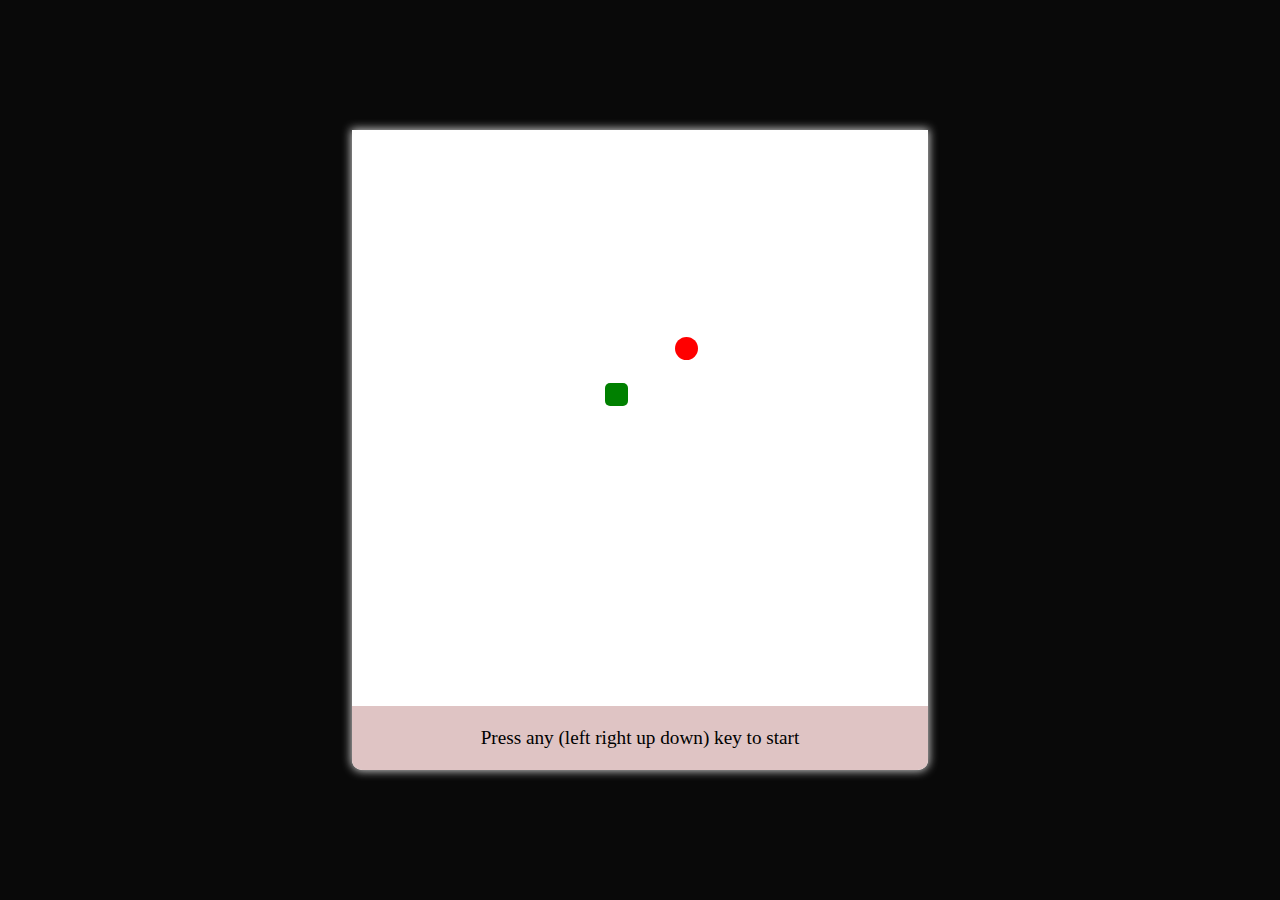
<file: snake_game/index.html>
<!DOCTYPE html>
<html lang="en">
<head>
    <meta charset="UTF-8">
    <meta name="viewport" content="width=device-width, initial-scale=1.0">
    <title>SnakeGame</title>
    <link rel="stylesheet" href="./style.css">
</head>
<body>
    <div class="container">
        <div class="game-container">
        </div>
        <div class="score-container">Press any (left right up down) key to start</div>
    </div>
    <script src="./script.js"></script>
</body>
</html>
</file>
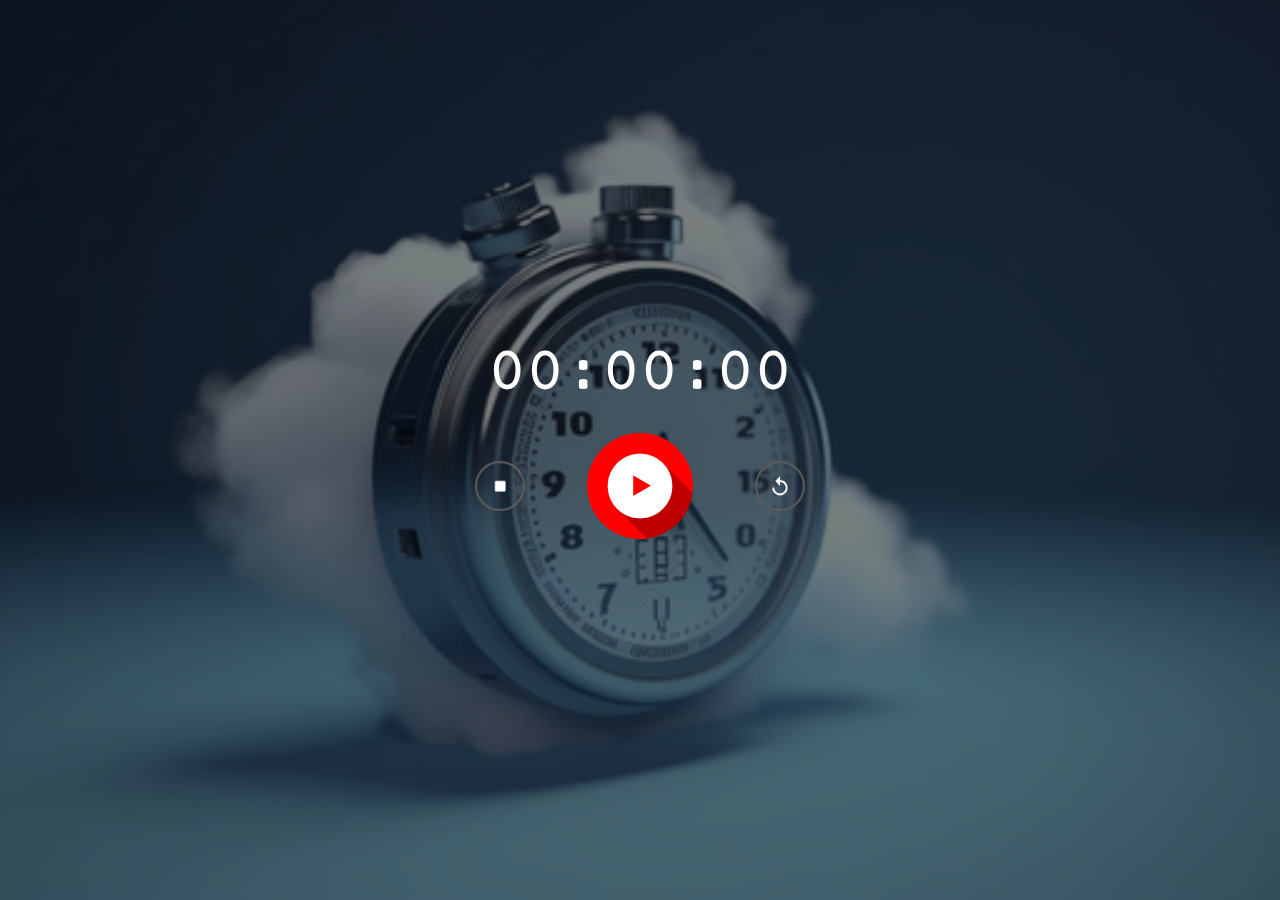
<file: stopwatch/index.html>
<!DOCTYPE html>
<html lang="en">
<head>
    <meta charset="UTF-8">
    <meta name="viewport" content="width=device-width, initial-scale=1.0">
    <title>StopWatch Using Javascript</title>
    <link rel="stylesheet" href="style.css">
</head>
<body>
    <div class="stopwatch">
        <!-- <H1 class="title">STOP WATCH</H1> -->
        <div class="stopwatch">
            <h1 id="displayTime">00:00:00</h1>
            <div class="buttons">
                <img id="stop" onclick="watchStop()" src="images/stop.png" alt="not found">
                <img id="start" onclick="watchStart()" src="images/play.png" alt="not found">
                <img id="reset" onclick="watchReset()" src="images/reset.png" alt="not found">
            </div>
        </div>
    </div>
    <script src="script.js"></script>
  </body>
</html>
</file>
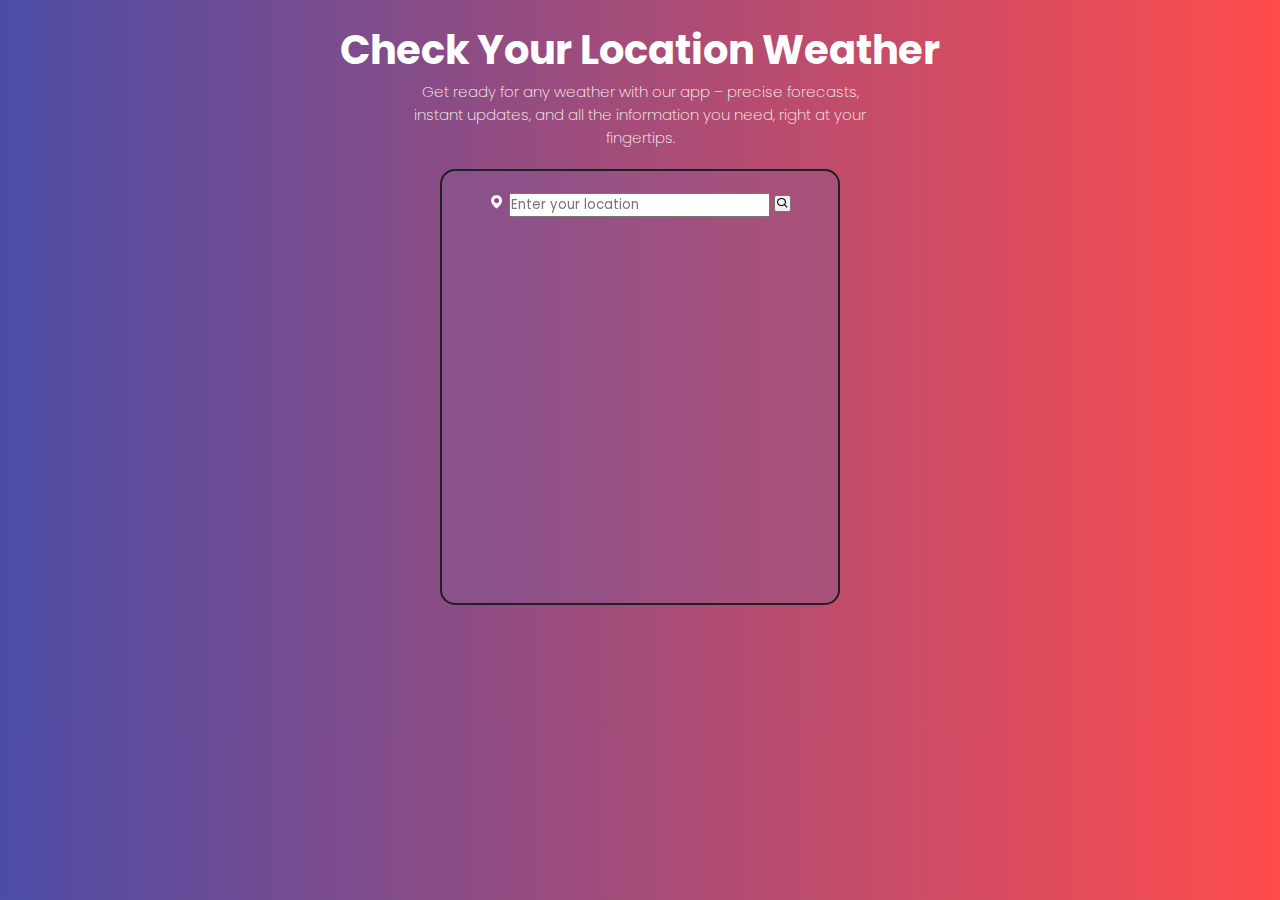
<file: weather_app/index.html>
<!DOCTYPE html>
<html lang="en">
  <head>
    <meta charset="UTF-8" />
    <meta name="viewport" content="width=device-width, initial-scale=1.0" />
    <title>Weather App</title>
    <link rel="stylesheet" href="style.css" />
    <link
      href="https://unpkg.com/boxicons@2.1.4/css/boxicons.min.css"
      rel="stylesheet"
    />
  </head>
  <body>
    <h1 class="title">Check Your Location Weather</h1>
    <h1 class="title-desc">
      Get ready for any weather with our app – precise forecasts, instant
      updates, and all the information you need, right at your fingertips.
    </h1>

    <div class="container">
      <div class="search-box">
        <i class="bx bxs-map"></i>
        <input type="text" id="city-input" placeholder="Enter your location" />
        <button class="bx bx-search" id="search-button"></button>
      </div>

      <!-- Hidden city name for displaying the current search -->
      <p class="city-hide" id="city-hide">city-hide</p>

      <!-- Weather Box -->
      <div class="weather-box">
        <div class="box">
          <div class="info-weather">
            <div class="weather">
              <img src="images/cloud.png" alt="not found" />
              <p class="temperature">0 <span>°C</span></p>
              <p class="description">Broken cloud</p>
            </div>
          </div>
        </div>
      </div>

      <!-- Weather Details -->
      <div class="weather-details">
        <div class="humidity">
          <i class="bx bx-water"></i>
          <div class="text">
            <div class="info-humidity">
              <span>0%</span>
              <p>Humidity</p>
            </div>
          </div>
        </div>

        <div class="wind">
          <i class="bx bx-wind"></i>
          <div class="text">
            <div class="info-wind">
              <span>0km/h</span>
              <p>Wind Speed</p>
            </div>
          </div>
        </div>
      </div>

      <!-- Not Found Message -->
      <div class="not-found">
        <div class="box">
          <img src="images/404.png" alt="not-found" />
          <p>Oops! Location not found!</p>
        </div>
      </div>

      <!-- Loading Message -->
      <div class="loading">
        <p>Loading...</p>
      </div>
    </div>

    <script src="script.js"></script>
  </body>
</html>
</file>
<file: snake_game/style.css>
*{
    margin: 0;
    padding: 0;
    box-sizing: 0;
}

body{
    height: 100vh;
    width: 100vw;
    background-color: rgb(9, 9, 9);
    display: flex;
    align-items: center;
    justify-content: center;
}

.container{
    height: 40rem;
    width: 36rem;
    background-color: white;
    box-shadow: 0 0 10px 1px lightgray;
    border-bottom-left-radius: 10px;
    border-bottom-right-radius: 10px;
}

.score-container{
    height: 4rem;
    width: 36rem;
    background-color: rgb(223, 196, 196);
    display: flex;
    align-items: center;
    justify-content: center;
    font-size: larger;
    border-bottom-left-radius: 10px;
    border-bottom-right-radius: 10px;
}

.game-container{
    height: 36rem;
    width: 36rem;
    display: grid;
    grid-template: repeat(25,1fr) / repeat(25,1fr);
}

.food{
    background-color: red;
    border-radius: 50%;
}

.snake{
    background-color: green;
    border-radius: 5px;
}
</file>
<file: stopwatch/style.css>
@import url("https://fonts.googleapis.com/css2?family=Bona+Nova+SC:ital,wght@0,400;0,700;1,400&family=Courier+Prime:ital,wght@0,400;0,700;1,400;1,700&family=Outfit:wght@100..900&family=Playwrite+GB+S:ital,wght@0,100..400;1,100..400&family=Poppins:ital,wght@0,100;0,200;0,300;0,400;0,500;0,600;0,700;0,800;0,900;1,100;1,200;1,300;1,400;1,500;1,600;1,700;1,800;1,900&family=Prata&display=swap");

* {
  margin: 0;
  padding: 0;
}
body {
  font-family: "Courier Prime", monospace;
  height: 100vh;
  width: 100%;
}

.stopwatch {
  width: 100%;
  height: 100vh;
  background: linear-gradient(rgba(0, 0, 0, 0.5), rgba(0, 0, 0, 0.5)),
    url("images/background.png");
  background-size: cover;
  background-position: center;
  text-align: center;
  align-content: center;
  color: #fff;
}

.stopwatch h1 {
  font-size: 64px;
  font-weight: 300;
}

.buttons {
  display: flex;
  align-items: center;
  justify-content: center;
}

.buttons img {
  width: 50px;
  margin: 0 20px;
  cursor: pointer;
}

.buttons img:nth-child(2) {
  width: 150px;
}

@media (max-width: 767px) {
  .stopwatch h1 {
    font-size: 40px;
  }

  .stopwatch .buttons {
   
    padding: 0px 50px;
  }

  .stopwatch .buttons #start {
      height: auto;
      width: 130px;
  }
  .stopwatch .buttons #stop,
  #reset {
    width: 50px;
    height: 50px;
    margin: 10px;
  }

  .menu {
    display: block; /* Ensure the menu is displayed as block */
  }
}
</file>
<file: weather_app/style.css>
/* Importing Poppins font */
@import url('https://fonts.googleapis.com/css2?family=Poppins:wght@300;400;500;600;700&display=swap');

* {
    margin: 0;
    padding: 0;
    box-sizing: border-box;
    font-family: "Poppins", sans-serif;
}

body {
    display: flex;
    justify-content: center;
    align-items: center;
    height: auto;
    /* overflow: auto;   */
    background: linear-gradient(to right, rgba(0, 0, 128, 0.7), rgba(255, 0, 0, 0.7));
    background-size: cover;
    background-position: center;
    flex-direction: column;
    text-align: center;
    margin-bottom: 100px;
   
}

.title {
    margin-top: 20px;
    font-size: 40px;
    font-weight: bold;
    color: white;
}

.title-desc {
    font-size: 15px;
    font-weight: 200;
    color: seashell;
    margin-bottom: 30px;
    padding: 0 10px;
    margin: auto 400px;
}

.container {
    position: relative;
    background-color: rgba(63, 126, 219, 0.1);
    backdrop-filter: blur(100px);
    border: 2px solid rgb(31, 31, 36);
    width: 400px;
    /* height: 70%; */
    border-radius: 15px;
    margin: 20px;
    padding: 20px;
    color: #fff;
    transition: height 0.6s ease, opacity 0.6s ease;
    display: flex;
    flex-direction: column;
    align-items: center;
    justify-content: center;
}

.loading {
    display: none;
    font-size: 24px;
    color: #fff;
    font-weight: 700;
    text-align: center;
    margin-top: 20px;
}

.loading.active {
    display: block;
}

.search-box{
    flex-direction: row;
    width: 100%;
}

@keyframes fadeIn {
    0% {
        opacity: 0;
        transform: translateY(-30px);
    }
    100% {
        opacity: 1;
        transform: translateY(0);
    }
}

.weather-box, .weather-details, .not-found {
    opacity: 0;
    transform: translateY(20px);
    visibility: hidden;
    transition: opacity 0.6s ease, transform 0.6s ease;
}

.weather-box.active, .weather-details.active, .not-found.active {
    opacity: 1;
    visibility: visible;
    transform: translateY(0);
}

.weather-box.inactive, .weather-details.inactive, .not-found.inactive {
    opacity: 0;
    visibility: hidden;
    transform: translateY(20px);
}

.weather-box {
    display: flex;
    flex-direction: column;
    justify-content: center;
    align-items: center;
    text-align: center;
    width: 100%;
}

.weather-box img {
    width: 60%;
    display: block;
    margin: 0 auto;
}

.weather-box .temperature {
    font-size: 64px;
    font-weight: 700;
    text-align: center;
}

.weather-box .description {
    font-size: 22px;
    font-weight: 700;
    text-transform: capitalize;
    text-align: center;
}

.weather-details {
    position: relative;
    display: flex;
    justify-content: center;
    flex-direction: row;
    align-items: center;
    width: 100%;
    margin-top: 20px;
}

.weather-details .humidity, .weather-details .wind {
    display: flex;
    align-items: center;
    justify-content: center;
    width: 100%;
    font-size: 22px;
    margin: 0 10px;
}

.weather-details .humidity img,
.weather-details .wind img {
    width: 60px;
    height: 60px;
    margin-right: 10px;
}

.weather-details span {
    font-size: 22px;
    font-weight: 500;
}

.weather-details p {
    font-size: 14px;
}

.not-found {
    position: absolute;
    top: 0;
    left: 0;
    text-align: center;
    margin-top: 110px;
    width: 100%;
}

.not-found img {
    width: 65%;
}

.not-found p {
    font-size: 22px;
    font-weight: 500;
    margin-top: 20px;
}

.city-hide {
    display: none;
}

@media (max-width: 768px) {
    .weather-details {
        flex-direction: column;
        align-items: center;
    }

    .weather-details .humidity,
    .weather-details .wind {
        margin: 10px 0;
    }

    .weather-details .humidity img,
    .weather-details .wind img {
        width: 50px;
        height: 50px;
    }

    .container {
        width: 90%;
    }

    .weather-box .temperature {
        font-size: 48px;
    }

    .weather-box .description {
        font-size: 18px;
    }
}

@media (max-width: 768px) {
    .title {
      font-size: 30px; 
      text-align: center; 
      margin-top: 15px;
    }

    .title-desc {
      font-size: 13px; 
      margin: 20px;    
      text-align: center; 
      padding: 0 15px; 
    }
}
  
@media (max-width: 480px) {
    .title {
      font-size: 24px; 
      text-align: center; 
      margin-top: 10px;
    }

    .title-desc {
      font-size: 12px; 
      margin: 15px;   
      padding: 0 5px;  
      text-align: center; 
    }

    .search-box{

        width: 80%;
    }
}
</file>
